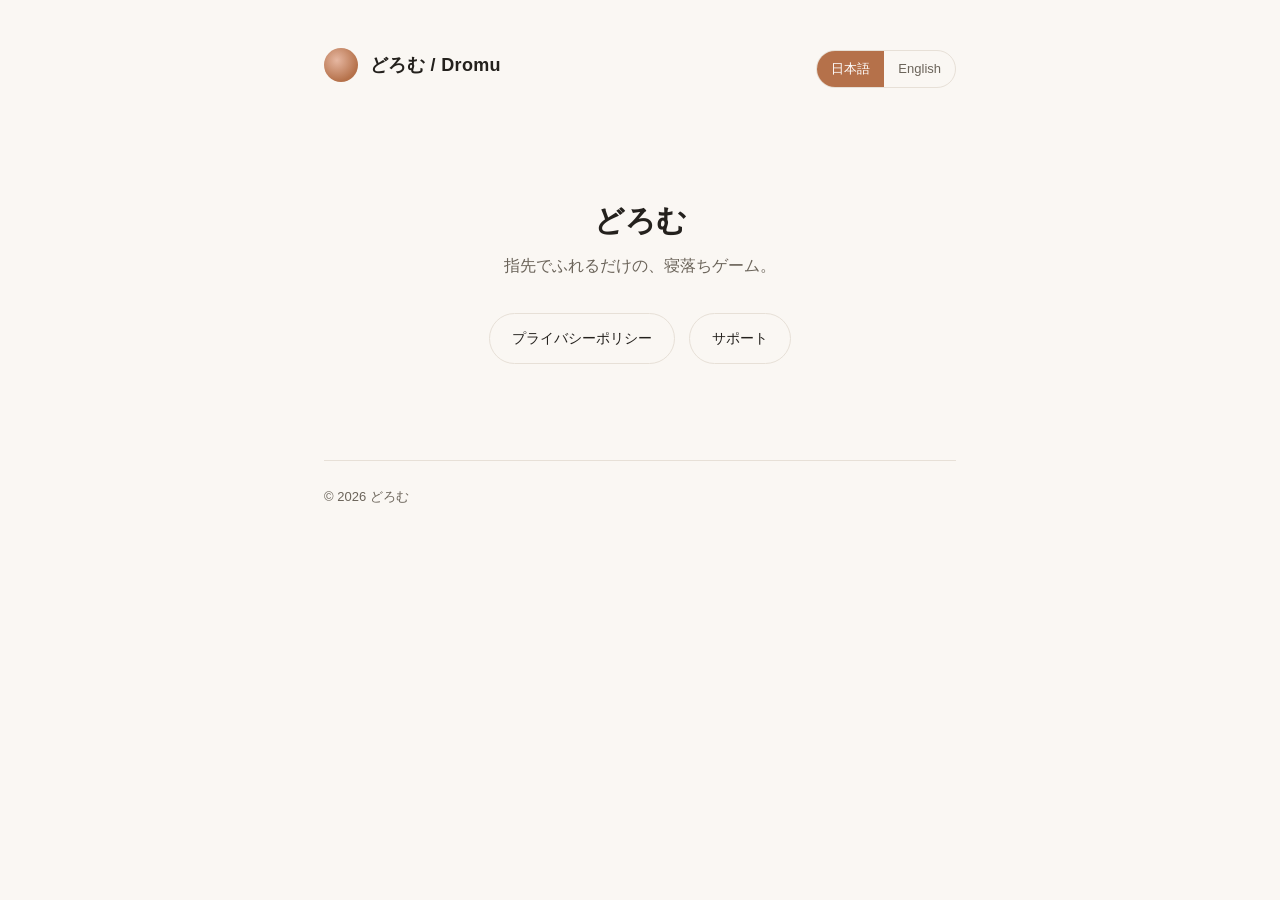
<file: index.html>
<!doctype html>
<html lang="ja">
<head>
<meta charset="utf-8">
<meta name="viewport" content="width=device-width, initial-scale=1">
<title>どろむ / Dromu</title>
<link rel="stylesheet" href="style.css">
</head>
<body>
<div class="wrap">
  <nav class="top">
    <a class="brand" href="index.html">
      <span class="brand-mark" aria-hidden="true"></span>
      <span class="brand-name">どろむ / Dromu</span>
    </a>
    <div class="lang-toggle" role="group" aria-label="Language">
      <button type="button" data-setlang="ja">日本語</button>
      <button type="button" data-setlang="en">English</button>
    </div>
  </nav>

  <div class="hero">
    <span class="brand-mark" aria-hidden="true"></span>
    <h1 data-lang="ja">どろむ</h1>
    <h1 data-lang="en">Dromu</h1>
    <p data-lang="ja">指先でふれるだけの、寝落ちゲーム。</p>
    <p data-lang="en">A touch game to fall asleep.</p>
    <div class="cta-row">
      <a href="privacy.html">
        <span data-lang="ja">プライバシーポリシー</span>
        <span data-lang="en">Privacy Policy</span>
      </a>
      <a href="support.html">
        <span data-lang="ja">サポート</span>
        <span data-lang="en">Support</span>
      </a>
    </div>
  </div>

  <footer>
    <span data-lang="ja">&copy; 2026 どろむ</span>
    <span data-lang="en">&copy; 2026 Dromu</span>
  </footer>
</div>
<script src="script.js"></script>
</body>
</html>
</file>
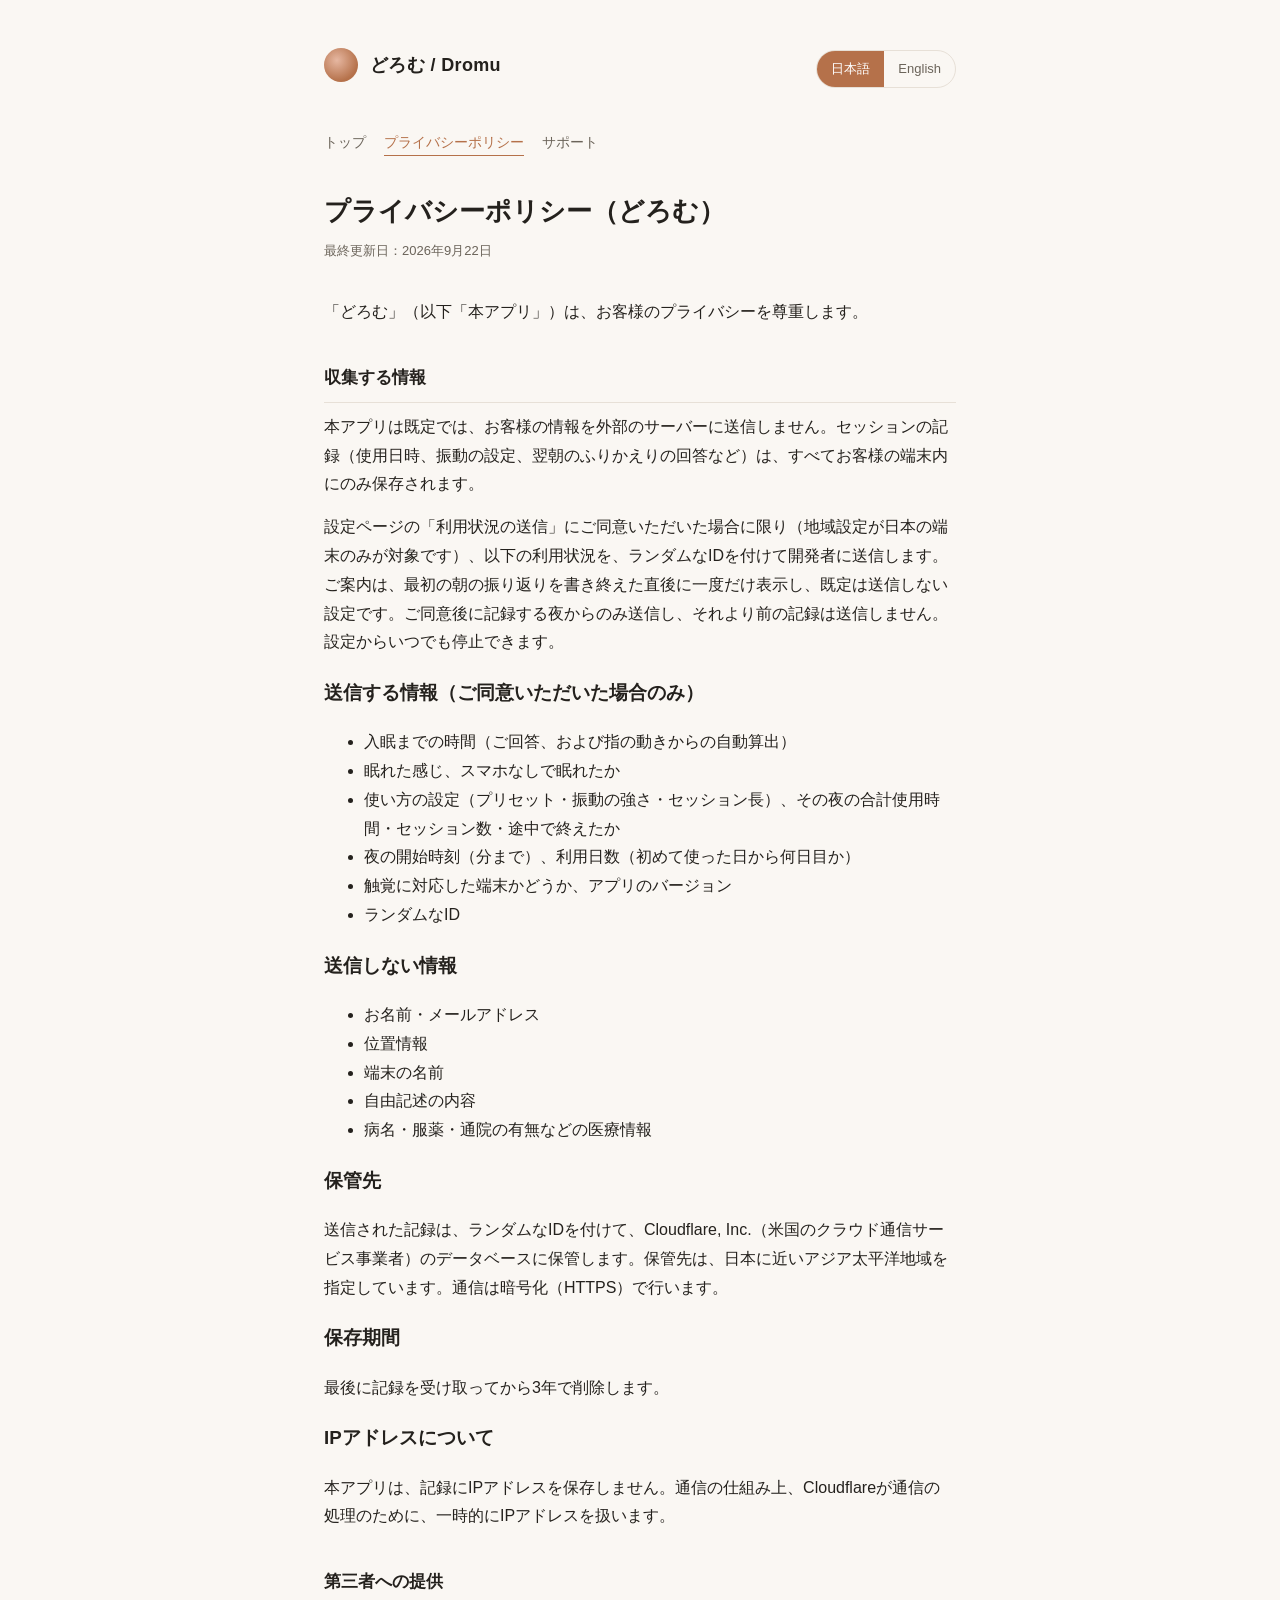
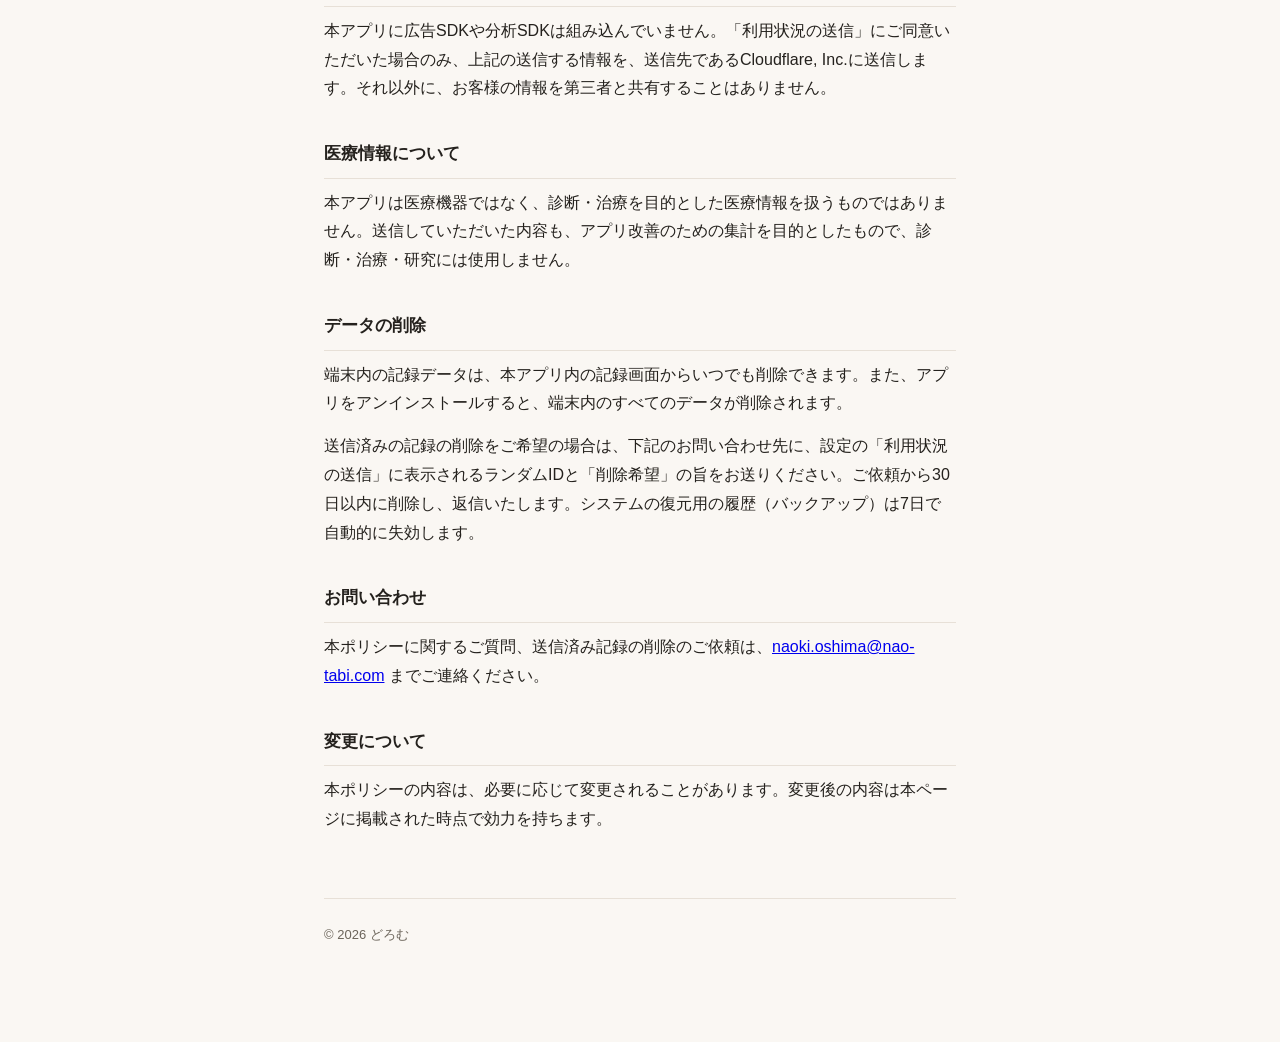
<file: privacy.html>
<!doctype html>
<html lang="ja">
<head>
<meta charset="utf-8">
<meta name="viewport" content="width=device-width, initial-scale=1">
<title>プライバシーポリシー / Privacy Policy — どろむ / Dromu</title>
<link rel="stylesheet" href="style.css">
</head>
<body>
<div class="wrap">
  <nav class="top">
    <a class="brand" href="index.html">
      <span class="brand-mark" aria-hidden="true"></span>
      <span class="brand-name">どろむ / Dromu</span>
    </a>
    <div class="lang-toggle" role="group" aria-label="Language">
      <button type="button" data-setlang="ja">日本語</button>
      <button type="button" data-setlang="en">English</button>
    </div>
  </nav>
  <div class="pagelinks" style="margin-bottom:32px;">
    <a href="index.html"><span data-lang="ja">トップ</span><span data-lang="en">Home</span></a>
    <a href="privacy.html" aria-current="page"><span data-lang="ja">プライバシーポリシー</span><span data-lang="en">Privacy Policy</span></a>
    <a href="support.html"><span data-lang="ja">サポート</span><span data-lang="en">Support</span></a>
  </div>

  <div data-lang="ja">
    <h1>プライバシーポリシー（どろむ）</h1>
    <p class="updated">最終更新日：2026年9月22日</p>

    <p>「どろむ」（以下「本アプリ」）は、お客様のプライバシーを尊重します。</p>

    <h2>収集する情報</h2>
    <p>本アプリは既定では、お客様の情報を外部のサーバーに送信しません。セッションの記録（使用日時、振動の設定、翌朝のふりかえりの回答など）は、すべてお客様の端末内にのみ保存されます。</p>

    <p>設定ページの「利用状況の送信」にご同意いただいた場合に限り（地域設定が日本の端末のみが対象です）、以下の利用状況を、ランダムなIDを付けて開発者に送信します。ご案内は、最初の朝の振り返りを書き終えた直後に一度だけ表示し、既定は送信しない設定です。ご同意後に記録する夜からのみ送信し、それより前の記録は送信しません。設定からいつでも停止できます。</p>

    <h3>送信する情報（ご同意いただいた場合のみ）</h3>
    <ul>
      <li>入眠までの時間（ご回答、および指の動きからの自動算出）</li>
      <li>眠れた感じ、スマホなしで眠れたか</li>
      <li>使い方の設定（プリセット・振動の強さ・セッション長）、その夜の合計使用時間・セッション数・途中で終えたか</li>
      <li>夜の開始時刻（分まで）、利用日数（初めて使った日から何日目か）</li>
      <li>触覚に対応した端末かどうか、アプリのバージョン</li>
      <li>ランダムなID</li>
    </ul>

    <h3>送信しない情報</h3>
    <ul>
      <li>お名前・メールアドレス</li>
      <li>位置情報</li>
      <li>端末の名前</li>
      <li>自由記述の内容</li>
      <li>病名・服薬・通院の有無などの医療情報</li>
    </ul>

    <h3>保管先</h3>
    <p>送信された記録は、ランダムなIDを付けて、Cloudflare, Inc.（米国のクラウド通信サービス事業者）のデータベースに保管します。保管先は、日本に近いアジア太平洋地域を指定しています。通信は暗号化（HTTPS）で行います。</p>

    <h3>保存期間</h3>
    <p>最後に記録を受け取ってから3年で削除します。</p>

    <h3>IPアドレスについて</h3>
    <p>本アプリは、記録にIPアドレスを保存しません。通信の仕組み上、Cloudflareが通信の処理のために、一時的にIPアドレスを扱います。</p>

    <h2>第三者への提供</h2>
    <p>本アプリに広告SDKや分析SDKは組み込んでいません。「利用状況の送信」にご同意いただいた場合のみ、上記の送信する情報を、送信先であるCloudflare, Inc.に送信します。それ以外に、お客様の情報を第三者と共有することはありません。</p>

    <h2>医療情報について</h2>
    <p>本アプリは医療機器ではなく、診断・治療を目的とした医療情報を扱うものではありません。送信していただいた内容も、アプリ改善のための集計を目的としたもので、診断・治療・研究には使用しません。</p>

    <h2>データの削除</h2>
    <p>端末内の記録データは、本アプリ内の記録画面からいつでも削除できます。また、アプリをアンインストールすると、端末内のすべてのデータが削除されます。</p>
    <p>送信済みの記録の削除をご希望の場合は、下記のお問い合わせ先に、設定の「利用状況の送信」に表示されるランダムIDと「削除希望」の旨をお送りください。ご依頼から30日以内に削除し、返信いたします。システムの復元用の履歴（バックアップ）は7日で自動的に失効します。</p>

    <h2>お問い合わせ</h2>
    <p>本ポリシーに関するご質問、送信済み記録の削除のご依頼は、<a href="mailto:naoki.oshima@nao-tabi.com">naoki.oshima@nao-tabi.com</a> までご連絡ください。</p>

    <h2>変更について</h2>
    <p>本ポリシーの内容は、必要に応じて変更されることがあります。変更後の内容は本ページに掲載された時点で効力を持ちます。</p>
  </div>

  <div data-lang="en">
    <h1>Privacy Policy (Dromu)</h1>
    <p class="updated">Last updated: September 22, 2026</p>

    <p>Dromu ("the App") respects your privacy.</p>

    <h2>Information We Collect</h2>
    <p>By default, the App does not send your information to any external server. Session records (usage times, vibration settings, morning check-in answers) are stored only on your device.</p>

    <p>Only if you agree to "Send Usage Data" in Settings — available only on devices set to the Japan region — some usage data is sent to the developer together with a random ID. This is asked once, right after you complete your first morning review, and is off by default. Data is sent starting with the nights you record after you agree; your earlier records are not sent. You can stop at any time in Settings.</p>

    <h3>Data sent (only if you agree)</h3>
    <ul>
      <li>Time to fall asleep (your answer, and the value estimated from your finger movement)</li>
      <li>How you felt, and whether you slept without your phone</li>
      <li>Your settings (preset, vibration strength, session length), total usage that night, number of sessions, and whether you ended early</li>
      <li>Start time of the night (to the minute), and which day of use it is (days since you first used the app)</li>
      <li>Whether your device supports haptics, and the app version</li>
      <li>A random ID</li>
    </ul>

    <h3>Data not sent</h3>
    <ul>
      <li>Name or email address</li>
      <li>Location</li>
      <li>Device name</li>
      <li>Free-text notes</li>
      <li>Medical information such as diagnoses, medication, or clinic visits</li>
    </ul>

    <h3>Where data is stored</h3>
    <p>Data you send is stored, together with a random ID, in a database operated by Cloudflare, Inc. (a US-based cloud communications provider). We specify a storage location in the Asia-Pacific region, close to Japan. Communication is encrypted (HTTPS).</p>

    <h3>Retention</h3>
    <p>Data is deleted 3 years after the last record we received.</p>

    <h3>About IP Addresses</h3>
    <p>The App does not save IP addresses in its records. As a normal part of how the connection works, Cloudflare temporarily handles your IP address to process the communication.</p>

    <h2>Third Parties</h2>
    <p>The App does not include any advertising or analytics SDKs. Only if you agree to "Send Usage Data," the data listed above is sent to Cloudflare, Inc., which stores it on our behalf. Other than that, we do not share your information with any third party.</p>

    <h2>About Medical Information</h2>
    <p>The App is not a medical device and does not handle medical information for the purpose of diagnosis or treatment. Any data sent is used only in aggregate to improve the app, and never for diagnosis, treatment, or research.</p>

    <h2>Deleting Your Data</h2>
    <p>You can delete your on-device records at any time from the log screen inside the App. Uninstalling the App removes all data stored on your device.</p>
    <p>To delete records you have already sent, please contact us below with the random ID shown in Settings &gt; Send Usage Data, and a note that you'd like it deleted. We will delete it and reply within 30 days. Our system's backup restore points automatically expire after 7 days.</p>

    <h2>Contact</h2>
    <p>If you have questions about this policy, or would like to request deletion of records already sent, please contact us at <a href="mailto:naoki.oshima@nao-tabi.com">naoki.oshima@nao-tabi.com</a>.</p>

    <h2>Changes</h2>
    <p>This policy may be updated from time to time. Any changes take effect once posted on this page.</p>
  </div>

  <footer>
    <span data-lang="ja">&copy; 2026 どろむ</span>
    <span data-lang="en">&copy; 2026 Dromu</span>
  </footer>
</div>
<script src="script.js"></script>
</body>
</html>
</file>
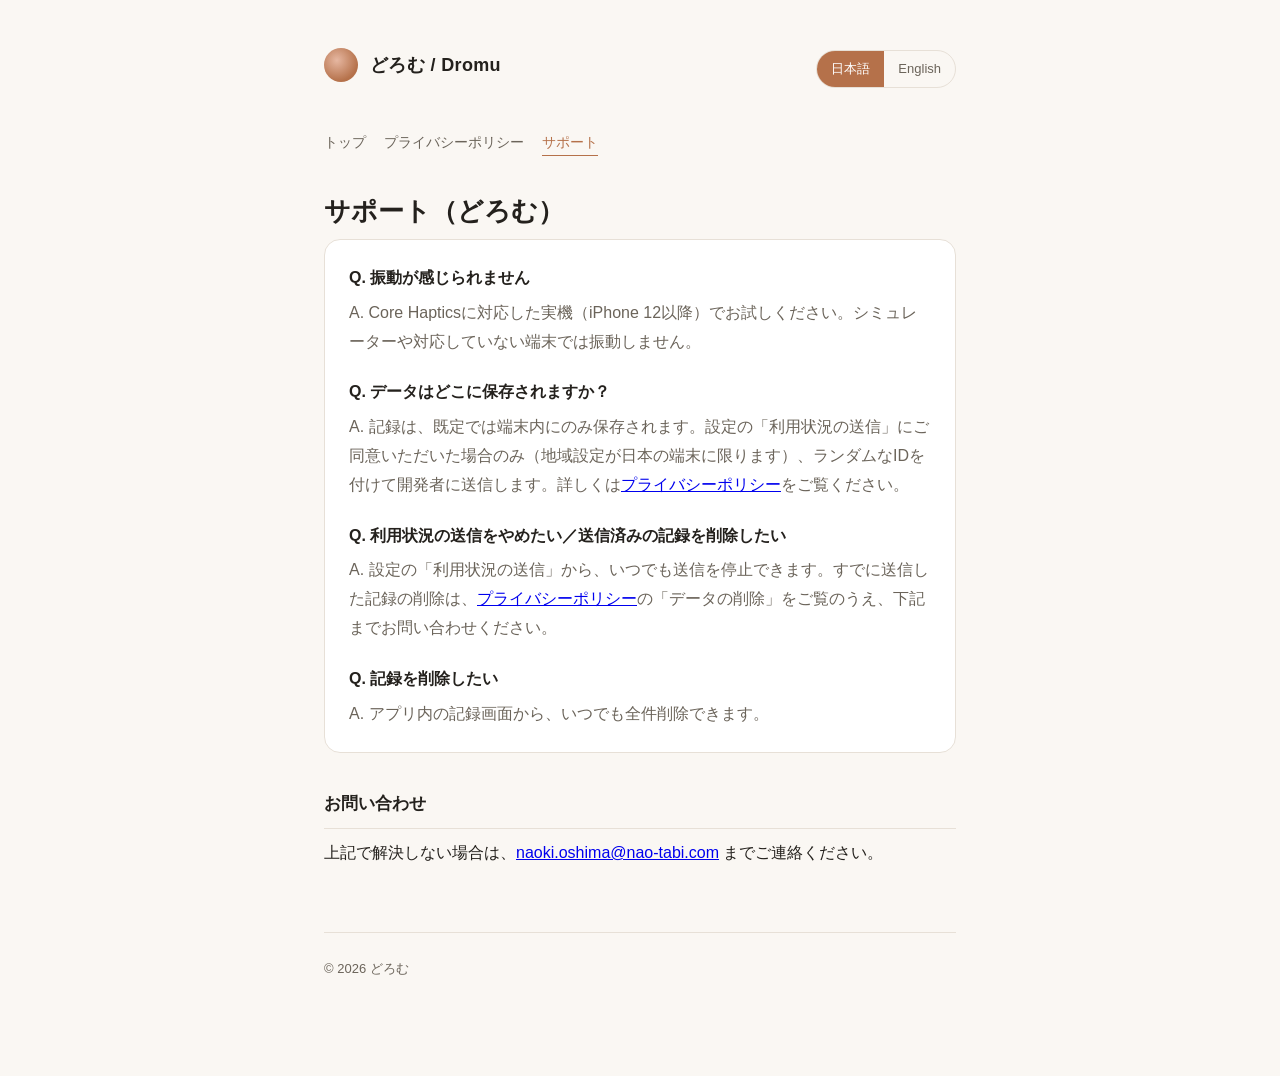
<file: support.html>
<!doctype html>
<html lang="ja">
<head>
<meta charset="utf-8">
<meta name="viewport" content="width=device-width, initial-scale=1">
<title>サポート / Support — どろむ / Dromu</title>
<link rel="stylesheet" href="style.css">
</head>
<body>
<div class="wrap">
  <nav class="top">
    <a class="brand" href="index.html">
      <span class="brand-mark" aria-hidden="true"></span>
      <span class="brand-name">どろむ / Dromu</span>
    </a>
    <div class="lang-toggle" role="group" aria-label="Language">
      <button type="button" data-setlang="ja">日本語</button>
      <button type="button" data-setlang="en">English</button>
    </div>
  </nav>
  <div class="pagelinks" style="margin-bottom:32px;">
    <a href="index.html"><span data-lang="ja">トップ</span><span data-lang="en">Home</span></a>
    <a href="privacy.html"><span data-lang="ja">プライバシーポリシー</span><span data-lang="en">Privacy Policy</span></a>
    <a href="support.html" aria-current="page"><span data-lang="ja">サポート</span><span data-lang="en">Support</span></a>
  </div>

  <div data-lang="ja">
    <h1>サポート（どろむ）</h1>

    <div class="card">
      <div class="faq-q">Q. 振動が感じられません</div>
      <div class="faq-a">A. Core Hapticsに対応した実機（iPhone 12以降）でお試しください。シミュレーターや対応していない端末では振動しません。</div>

      <div class="faq-q">Q. データはどこに保存されますか？</div>
      <div class="faq-a">A. 記録は、既定では端末内にのみ保存されます。設定の「利用状況の送信」にご同意いただいた場合のみ（地域設定が日本の端末に限ります）、ランダムなIDを付けて開発者に送信します。詳しくは<a href="privacy.html">プライバシーポリシー</a>をご覧ください。</div>

      <div class="faq-q">Q. 利用状況の送信をやめたい／送信済みの記録を削除したい</div>
      <div class="faq-a">A. 設定の「利用状況の送信」から、いつでも送信を停止できます。すでに送信した記録の削除は、<a href="privacy.html">プライバシーポリシー</a>の「データの削除」をご覧のうえ、下記までお問い合わせください。</div>

      <div class="faq-q">Q. 記録を削除したい</div>
      <div class="faq-a">A. アプリ内の記録画面から、いつでも全件削除できます。</div>
    </div>

    <h2>お問い合わせ</h2>
    <p>上記で解決しない場合は、<a href="mailto:naoki.oshima@nao-tabi.com">naoki.oshima@nao-tabi.com</a> までご連絡ください。</p>
  </div>

  <div data-lang="en">
    <h1>Support (Dromu)</h1>

    <div class="card">
      <div class="faq-q">Q. I don't feel any vibration.</div>
      <div class="faq-a">A. Please use a real device that supports Core Haptics (iPhone 12 or later). It won't work in the Simulator or on unsupported devices.</div>

      <div class="faq-q">Q. Where is my data stored?</div>
      <div class="faq-a">A. By default, records are stored only on your device. Only if you agree to "Send Usage Data" in Settings — available only on devices set to Japan — some usage data is sent to the developer together with a random ID. See the <a href="privacy.html">Privacy Policy</a> for details.</div>

      <div class="faq-q">Q. How do I stop sending usage data, or delete data I've already sent?</div>
      <div class="faq-a">A. You can stop at any time in Settings &gt; Send Usage Data. To delete records already sent, see "Deleting Your Data" in the <a href="privacy.html">Privacy Policy</a> and contact us below.</div>

      <div class="faq-q">Q. How do I delete my records?</div>
      <div class="faq-a">A. You can delete all records at any time from the log screen inside the app.</div>
    </div>

    <h2>Contact</h2>
    <p>If this doesn't answer your question, please reach us at <a href="mailto:naoki.oshima@nao-tabi.com">naoki.oshima@nao-tabi.com</a>.</p>
  </div>

  <footer>
    <span data-lang="ja">&copy; 2026 どろむ</span>
    <span data-lang="en">&copy; 2026 Dromu</span>
  </footer>
</div>
<script src="script.js"></script>
</body>
</html>
</file>
<file: style.css>
:root {
  --bg: #faf7f3;
  --card: #ffffff;
  --text: #24211d;
  --text-dim: #6b645a;
  --accent: #b5714a;
  --accent-soft: #e6b7a1;
  --line: #e7e0d7;
  --sage: #6d8577;
}

@media (prefers-color-scheme: dark) {
  :root {
    --bg: #15130f;
    --card: #1e1b16;
    --text: #f1ece3;
    --text-dim: #a89f92;
    --accent: #e6b7a1;
    --accent-soft: #c98a67;
    --line: #332e26;
    --sage: #8ca699;
  }
}

* { box-sizing: border-box; }

html, body {
  margin: 0;
  padding: 0;
  background: var(--bg);
  color: var(--text);
  font-family: -apple-system, "Hiragino Sans", "Hiragino Kaku Gothic ProN",
    "Yu Gothic", "Noto Sans JP", "Segoe UI", Roboto, sans-serif;
  line-height: 1.8;
}

.wrap {
  max-width: 680px;
  margin: 0 auto;
  padding: 48px 24px 96px;
}

.brand {
  display: flex;
  align-items: center;
  gap: 12px;
  margin-bottom: 8px;
  text-decoration: none;
  color: inherit;
}

.brand-mark {
  width: 34px;
  height: 34px;
  border-radius: 50%;
  background: radial-gradient(circle at 38% 36%, var(--accent-soft), var(--accent) 70%);
  flex-shrink: 0;
}

.brand-name {
  font-size: 18px;
  font-weight: 600;
  letter-spacing: 0.02em;
}

nav.top {
  display: flex;
  justify-content: space-between;
  align-items: center;
  margin-bottom: 40px;
  flex-wrap: wrap;
  gap: 16px;
}

.pagelinks {
  display: flex;
  gap: 18px;
  font-size: 14px;
}

.pagelinks a {
  color: var(--text-dim);
  text-decoration: none;
  border-bottom: 1px solid transparent;
}

.pagelinks a:hover,
.pagelinks a[aria-current="page"] {
  color: var(--accent);
  border-bottom-color: var(--accent);
}

.lang-toggle {
  display: inline-flex;
  border: 1px solid var(--line);
  border-radius: 999px;
  overflow: hidden;
  font-size: 13px;
}

.lang-toggle button {
  border: none;
  background: transparent;
  color: var(--text-dim);
  padding: 6px 14px;
  cursor: pointer;
  font: inherit;
}

.lang-toggle button.active {
  background: var(--accent);
  color: #fff;
}

h1 {
  font-size: 26px;
  margin: 0 0 4px;
  font-weight: 700;
}

.updated {
  color: var(--text-dim);
  font-size: 13px;
  margin-bottom: 36px;
}

h2 {
  font-size: 17px;
  margin: 36px 0 10px;
  padding-bottom: 8px;
  border-bottom: 1px solid var(--line);
}

p { margin: 0 0 14px; }

.card {
  background: var(--card);
  border: 1px solid var(--line);
  border-radius: 16px;
  padding: 24px;
  margin-bottom: 16px;
}

.faq-q {
  font-weight: 600;
  margin-bottom: 6px;
}

.faq-a {
  color: var(--text-dim);
  margin-bottom: 22px;
}

.faq-a:last-child { margin-bottom: 0; }

footer {
  margin-top: 64px;
  padding-top: 24px;
  border-top: 1px solid var(--line);
  color: var(--text-dim);
  font-size: 13px;
}

.hero {
  text-align: center;
  padding: 64px 0 32px;
}

.hero .brand-mark {
  width: 64px;
  height: 64px;
  margin: 0 auto 20px;
}

.hero h1 { font-size: 30px; }

.hero p { color: var(--text-dim); max-width: 440px; margin: 0 auto 32px; }

.cta-row {
  display: flex;
  justify-content: center;
  gap: 14px;
  flex-wrap: wrap;
}

.cta-row a {
  display: inline-block;
  padding: 12px 22px;
  border-radius: 999px;
  border: 1px solid var(--line);
  color: var(--text);
  text-decoration: none;
  font-size: 14px;
}

.cta-row a:hover { border-color: var(--accent); color: var(--accent); }

[data-lang="en"] { display: none; }
html[data-active-lang="en"] [data-lang="ja"] { display: none; }
html[data-active-lang="en"] [data-lang="en"] { display: revert; }
</file>
